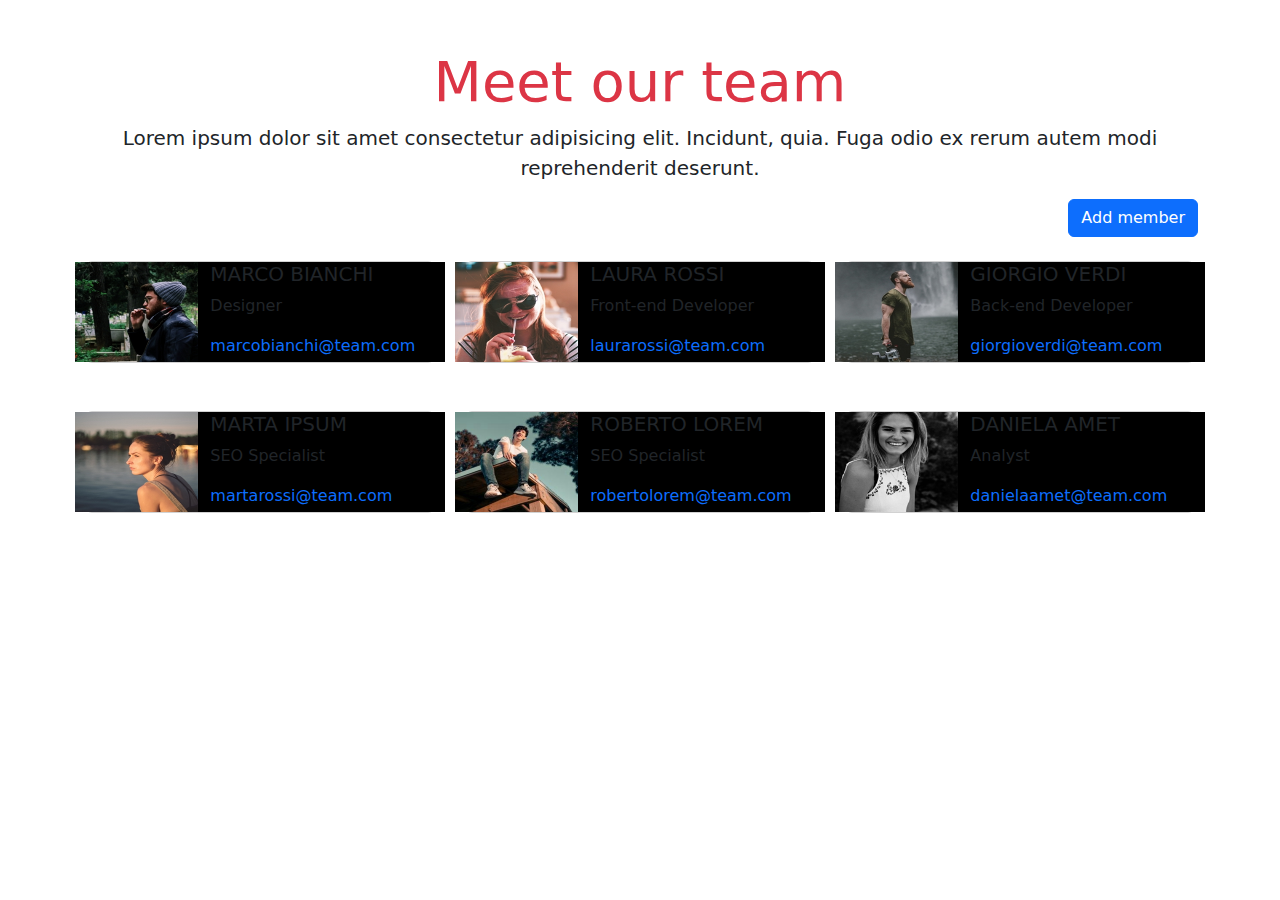
<file: index.html>
<!DOCTYPE html>
<html lang="en">

<head>
    <meta charset="UTF-8">
    <meta name="viewport" content="width=device-width, initial-scale=1.0">
    <title>Document</title>
    <link href="https://cdn.jsdelivr.net/npm/bootstrap@5.3.3/dist/css/bootstrap.min.css" rel="stylesheet"
        integrity="sha384-QWTKZyjpPEjISv5WaRU9OFeRpok6YctnYmDr5pNlyT2bRjXh0JMhjY6hW+ALEwIH" crossorigin="anonymous">
    <link rel="stylesheet" href="./assets/style.css">
</head>

<body>
    <div class="container mt-5">
        <div class="jumbotron jumbotron-fluid">
            <div class="container text-center">
                <h1 class="display-4 text-danger ">Meet our team</h1>
                <p class="lead">Lorem ipsum dolor sit amet consectetur adipisicing elit. Incidunt, quia. Fuga odio ex
                    rerum autem modi reprehenderit deserunt.
                </p>
            </div>
        </div>
    </div>
    <div class="container text-end ">
        <button class="btn btn-primary mb-2 ">Add member</button>
    </div>
    <div class="container">
        <div class="row card-container">

        </div>
    </div>
    <div class="container">
        <div class="row">
            <div class="col-12  position-relative ">

                <form class="bg-secondary  p-5 form d-none position-absolute top-50 start-50 translate-middle">
                    <h5 class="text-center">Inserisci un nuovo membro al team!</h5>
                    <div class="mb-3">
                        <label for="" class="form-label">Inserisci il nome e cognome</label>
                        <input type="text" class="form-control" name="name" id="inputName" aria-describedby="helpId"
                            placeholder="" />
                        <small id="helpId" class="form-text text-muted"></small>
                    </div>
                    <div class="mb-3">
                        <label for="" class="form-label">Inserisci la professione</label>
                        <input type="text" class="form-control" name="job" id="inputJob" aria-describedby="helpId"
                            placeholder="" />
                        <small id="helpId" class="form-text text-muted"></small>
                    </div>
                    <div class="mb-3 ">
                        <label for="" class="form-label">Inserisci l'email</label>
                        <input type="text" class="form-control" name="" id="inputEmail" aria-describedby="helpId"
                            placeholder="" />
                        <small id="helpId" class="form-text text-muted"></small>
                    </div>
                    <div class="mb-3 ">
                        <label for="" class="form-label">Carica l'immagine profilo</label>
                        <input type="text" class="form-control" name="" id="img" aria-describedby="helpId"
                            placeholder="" />
                        <small id="helpId" class="form-text text-muted"></small>
                    </div>
                    <button type="submit" class="btn btn-primary">Submit</button>
                </form>
            </div>
        </div>
    </div>




    <script src="https://cdn.jsdelivr.net/npm/bootstrap@5.3.3/dist/js/bootstrap.bundle.min.js"
        integrity="sha384-YvpcrYf0tY3lHB60NNkmXc5s9fDVZLESaAA55NDzOxhy9GkcIdslK1eN7N6jIeHz"
        crossorigin="anonymous"></script>
    <script src="./script.js"></script>
</body>

</html>
</file>
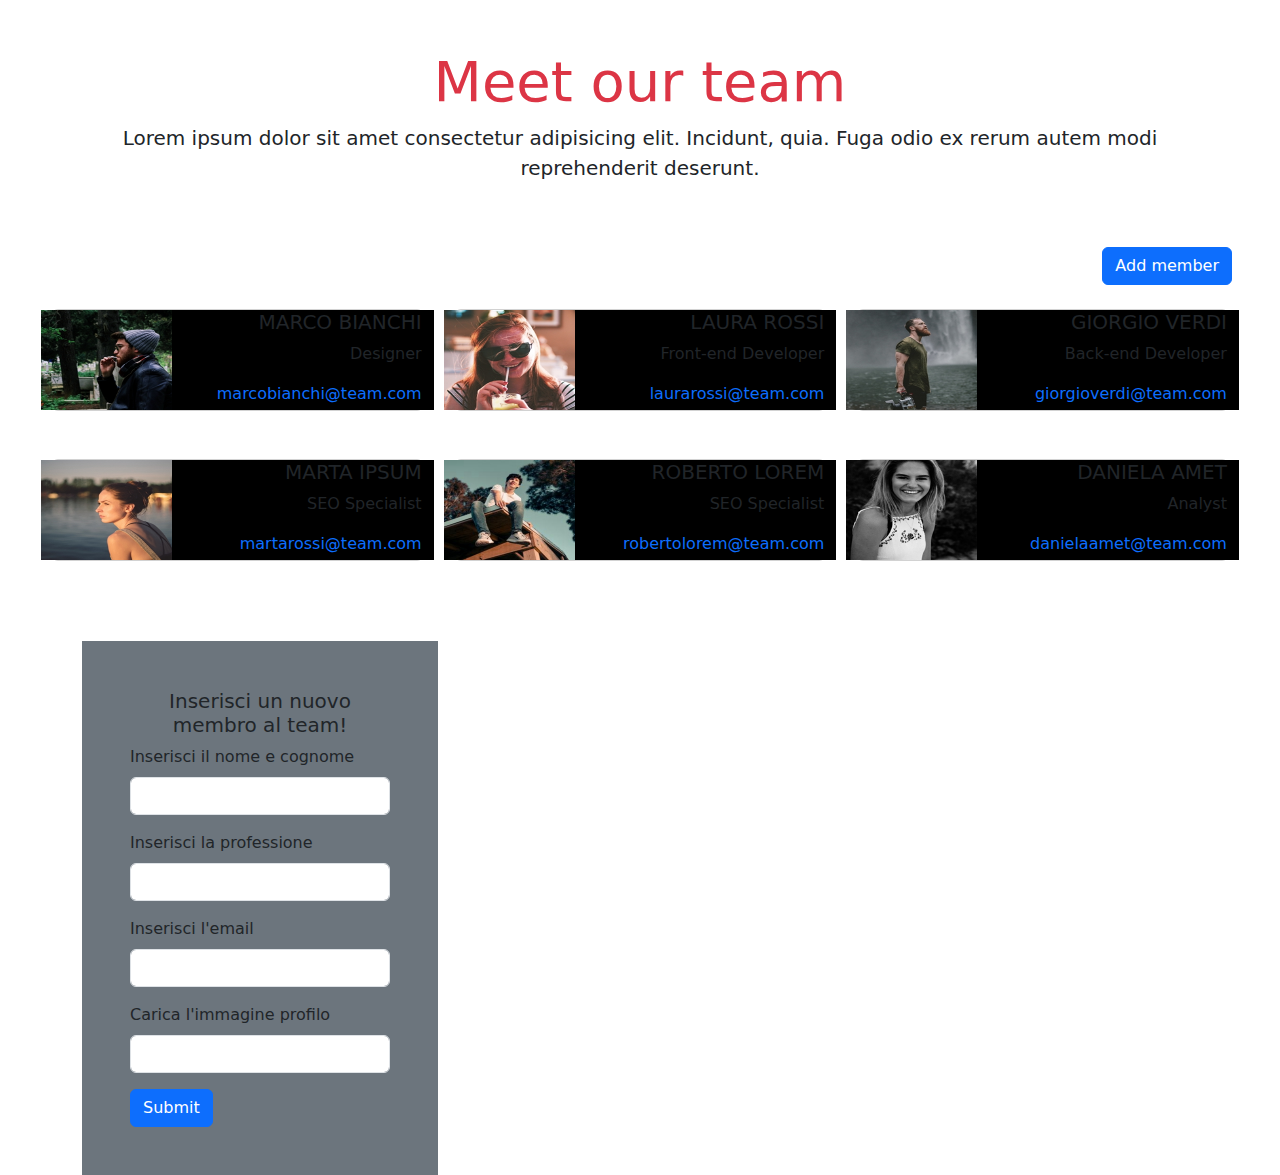
<file: idex.html>
<!DOCTYPE html>
<html lang="en">

<head>
    <meta charset="UTF-8">
    <meta name="viewport" content="width=device-width, initial-scale=1.0">
    <title>Document</title>
    <link href="https://cdn.jsdelivr.net/npm/bootstrap@5.3.3/dist/css/bootstrap.min.css" rel="stylesheet"
        integrity="sha384-QWTKZyjpPEjISv5WaRU9OFeRpok6YctnYmDr5pNlyT2bRjXh0JMhjY6hW+ALEwIH" crossorigin="anonymous">
    <link rel="stylesheet" href="./assets/style.css">
</head>

<body>
    <div class="container mt-5">
        <div class="jumbotron jumbotron-fluid">
            <div class="container text-center">
                <h1 class="display-4 text-danger ">Meet our team</h1>
                <p class="lead">Lorem ipsum dolor sit amet consectetur adipisicing elit. Incidunt, quia. Fuga odio ex
                    rerum autem modi reprehenderit deserunt.
                </p>
            </div>
        </div>
    </div>
    <div class="p-5 m-auto text-end ">
        <button class="btn btn-primary mb-2 ">Add member</button>
        <div class="row card-container">


        </div>
    </div>
    <div class="container">
        <div class="row">
            <div class="col-4">

                <form class="bg-secondary p-5 form">
                    <h5 class="text-center">Inserisci un nuovo membro al team!</h5>
                    <div class="mb-3">
                        <label for="" class="form-label">Inserisci il nome e cognome</label>
                        <input type="text" class="form-control" name="name" id="inputName" aria-describedby="helpId"
                            placeholder="" />
                        <small id="helpId" class="form-text text-muted"></small>
                    </div>
                    <div class="mb-3">
                        <label for="" class="form-label">Inserisci la professione</label>
                        <input type="text" class="form-control" name="job" id="inputJob" aria-describedby="helpId"
                            placeholder="" />
                        <small id="helpId" class="form-text text-muted"></small>
                    </div>
                    <div class="mb-3 ">
                        <label for="" class="form-label">Inserisci l'email</label>
                        <input type="text" class="form-control" name="" id="inputEmail" aria-describedby="helpId"
                            placeholder="" />
                        <small id="helpId" class="form-text text-muted"></small>
                    </div>
                    <div class="mb-3 ">
                        <label for="" class="form-label">Carica l'immagine profilo</label>
                        <input type="text" class="form-control" name="" id="img" aria-describedby="helpId"
                            placeholder="" />
                        <small id="helpId" class="form-text text-muted"></small>
                    </div>
                    <button type="submit" class="btn btn-primary">Submit</button>
                </form>
            </div>
        </div>
    </div>




    <script src="https://cdn.jsdelivr.net/npm/bootstrap@5.3.3/dist/js/bootstrap.bundle.min.js"
        integrity="sha384-YvpcrYf0tY3lHB60NNkmXc5s9fDVZLESaAA55NDzOxhy9GkcIdslK1eN7N6jIeHz"
        crossorigin="anonymous"></script>
    <script src="./script.js"></script>
</body>

</html>
</file>
<file: assets/style.css>
img {
    height: 100px;
    width: 100%;
}
</file>
